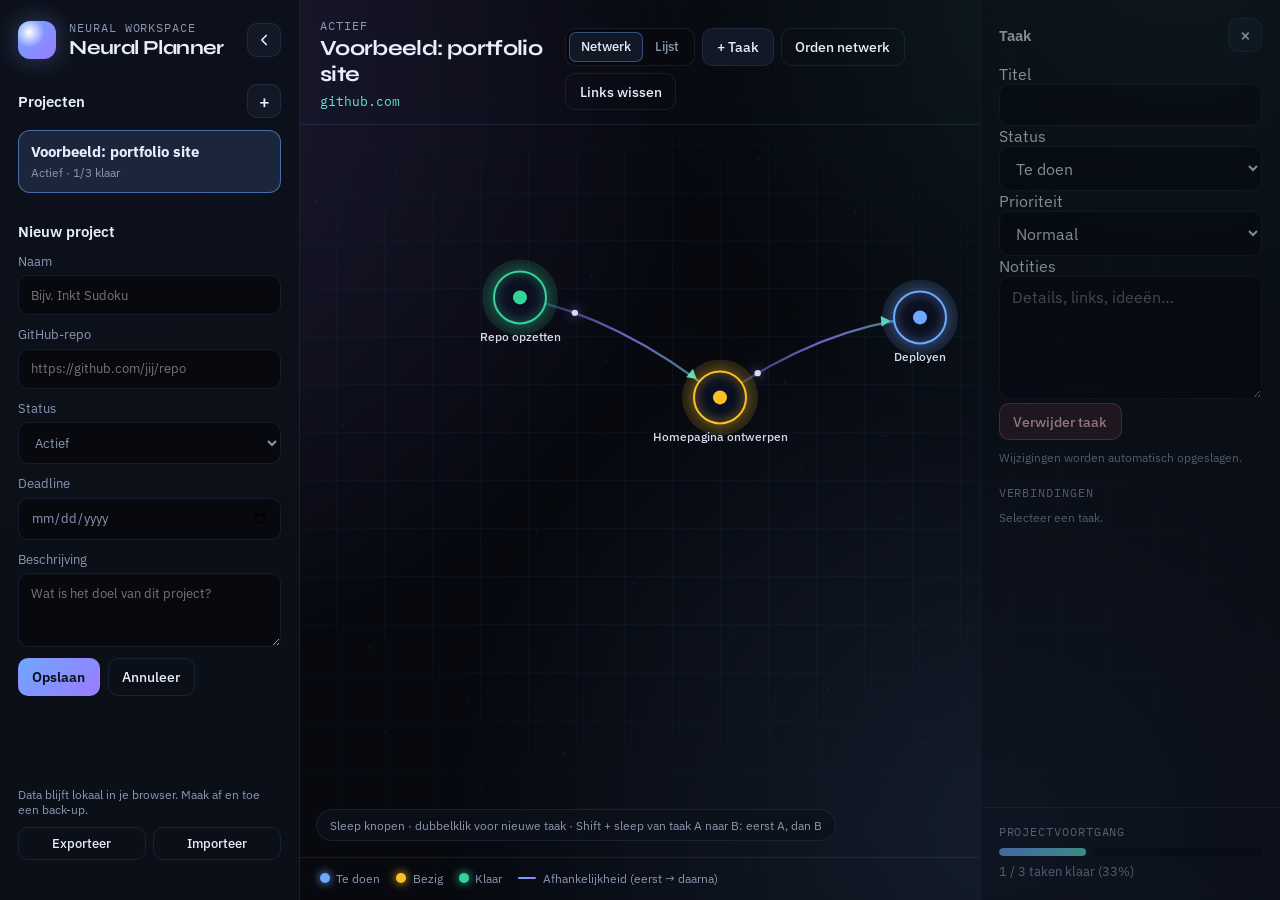
<file: neural-planner/index.html>
<!DOCTYPE html>
<html lang="nl">
  <head>
    <meta charset="utf-8" />
    <meta name="viewport" content="width=device-width, initial-scale=1, viewport-fit=cover" />
    <title>Neural Planner — projecten & taken netwerk</title>
    <meta name="description" content="To-do- en projecttracker met taken als netwerk." />
    <meta name="theme-color" content="#07090f" />
    <meta name="mobile-web-app-capable" content="yes" />
    <meta name="apple-mobile-web-app-capable" content="yes" />
    <meta name="apple-mobile-web-app-status-bar-style" content="black" />
    <meta name="apple-mobile-web-app-title" content="Neural Planner" />
    <link rel="manifest" href="manifest.webmanifest" />
    <link rel="icon" href="icon.svg" type="image/svg+xml" />
    <link rel="apple-touch-icon" href="icon-180.png" />
    <link rel="stylesheet" href="css/styles.css" />
  </head>
  <body>
    <div class="bg-grid" aria-hidden="true"></div>
    <div class="bg-glow" aria-hidden="true"></div>

    <div class="shell no-anim">
      <!-- Zijkant: projecten -->
      <aside class="sidebar" id="sidebar">
        <header class="brand">
          <div class="brand-mark" aria-hidden="true"></div>
          <div class="brand-text">
            <p class="eyebrow">Neural workspace</p>
            <h1>Neural Planner</h1>
          </div>
          <!-- In- en uitklappen van het projectenpaneel -->
          <button
            type="button"
            class="btn-icon sidebar-toggle"
            id="btnToggleSidebar"
            aria-controls="sidebar"
            aria-expanded="true"
            aria-label="Projecten inklappen"
            title="Projecten inklappen"
          >
            <svg viewBox="0 0 24 24" aria-hidden="true"><path d="M15 6l-6 6 6 6" /></svg>
          </button>
        </header>

        <section class="panel">
          <div class="panel-head">
            <h2>Projecten</h2>
            <button type="button" class="btn-icon" id="btnNewProject" title="Nieuw project">+</button>
          </div>
          <ul class="project-list" id="projectList"></ul>
        </section>

        <section class="panel form-panel" id="projectFormPanel">
          <div class="panel-head">
            <h2 id="formTitle">Nieuw project</h2>
          </div>
          <form id="projectForm" autocomplete="off">
            <label>
              Naam
              <input type="text" name="name" required placeholder="Bijv. Inkt Sudoku" />
            </label>
            <label>
              GitHub-repo
              <input type="url" name="repo" placeholder="https://github.com/jij/repo" />
            </label>
            <label>
              Status
              <select name="status">
                <option value="idea">Idee</option>
                <option value="active" selected>Actief</option>
                <option value="paused">Gepauzeerd</option>
                <option value="done">Afgerond</option>
              </select>
            </label>
            <label>
              Deadline
              <input type="date" name="deadline" />
            </label>
            <label>
              Beschrijving
              <textarea name="description" rows="3" placeholder="Wat is het doel van dit project?"></textarea>
            </label>
            <div class="form-actions">
              <button type="submit" class="btn primary">Opslaan</button>
              <button type="button" class="btn ghost" id="btnCancelForm">Annuleer</button>
              <button type="button" class="btn danger" id="btnDeleteProject" hidden>Verwijder project</button>
            </div>
          </form>
        </section>

        <footer class="sidebar-foot">
          <p>Data blijft lokaal in je browser. Maak af en toe een back-up.</p>
          <div class="backup-actions">
            <button type="button" class="btn ghost" id="btnExport">Exporteer</button>
            <button type="button" class="btn ghost" id="btnImport">Importeer</button>
            <input type="file" id="importFile" accept=".json,application/json" hidden />
          </div>
          <p class="backup-status" id="backupStatus" role="status" aria-live="polite"></p>
        </footer>
      </aside>

      <!-- Midden: neural graph -->
      <main class="stage">
        <header class="stage-bar">
          <div>
            <p class="eyebrow" id="activeProjectLabel">Geen project geselecteerd</p>
            <h2 id="activeProjectName">Kies of maak een project</h2>
            <p class="stage-meta" id="stageMeta" hidden></p>
          </div>
          <div class="stage-actions">
            <div class="view-toggle" role="group" aria-label="Weergave">
              <button type="button" class="is-active" data-view="graph" aria-pressed="true">Netwerk</button>
              <button type="button" data-view="list" aria-pressed="false">Lijst</button>
            </div>
            <button type="button" class="btn" id="btnAddTask" disabled>+ Taak</button>
            <button type="button" class="btn ghost graph-only" id="btnAutoLayout" disabled>Orden netwerk</button>
            <button type="button" class="btn ghost graph-only" id="btnClearLinks" disabled>Links wissen</button>
          </div>
        </header>

        <div class="list-view" id="listView" hidden>
          <div class="list-toolbar">
            <label>
              Prioriteit
              <select id="listPriority">
                <option value="all">Alle</option>
                <option value="high">Hoog</option>
                <option value="medium">Normaal</option>
                <option value="low">Laag</option>
              </select>
            </label>
          </div>
          <div class="list-groups" id="listGroups"></div>
        </div>

        <div class="canvas-wrap" id="canvasWrap">
          <canvas id="net" width="1200" height="800"></canvas>
          <div class="canvas-hint" id="canvasHint">
            Sleep knopen · dubbelklik voor nieuwe taak · Shift + sleep van taak A naar B: eerst A, dan B
          </div>
        </div>

        <div class="legend">
          <span><i class="dot todo"></i> Te doen</span>
          <span><i class="dot doing"></i> Bezig</span>
          <span><i class="dot done"></i> Klaar</span>
          <span class="graph-only"><i class="line"></i> Afhankelijkheid (eerst → daarna)</span>
        </div>
      </main>

      <!-- Rechts: taakdetail -->
      <aside class="inspector" id="inspector">
        <div class="panel-head">
          <h2>Taak</h2>
          <button type="button" class="btn-icon" id="btnCloseInspector" title="Sluiten">×</button>
        </div>
        <form id="taskForm" class="task-form">
          <label>
            Titel
            <input type="text" name="title" required />
          </label>
          <label>
            Status
            <select name="status">
              <option value="todo">Te doen</option>
              <option value="doing">Bezig</option>
              <option value="done">Klaar</option>
            </select>
          </label>
          <label>
            Prioriteit
            <select name="priority">
              <option value="low">Laag</option>
              <option value="medium" selected>Normaal</option>
              <option value="high">Hoog</option>
            </select>
          </label>
          <label>
            Notities
            <textarea name="notes" rows="5" placeholder="Details, links, ideeën…"></textarea>
          </label>
          <div class="form-actions">
            <button type="button" class="btn danger" id="btnDeleteTask">Verwijder taak</button>
          </div>
          <p class="form-note">Wijzigingen worden automatisch opgeslagen.</p>
        </form>
        <div class="links-block">
          <p class="eyebrow">Verbindingen</p>
          <ul class="link-list" id="linkList"></ul>
        </div>
        <div class="progress-block">
          <p class="eyebrow">Projectvoortgang</p>
          <div class="progress-track"><div class="progress-fill" id="progressFill"></div></div>
          <p class="progress-label" id="progressLabel">0 / 0 taken klaar</p>
        </div>
      </aside>
    </div>

    <script src="js/store.js"></script>
    <script src="js/graph.js"></script>
    <script src="js/app.js"></script>
  </body>
</html>
</file>
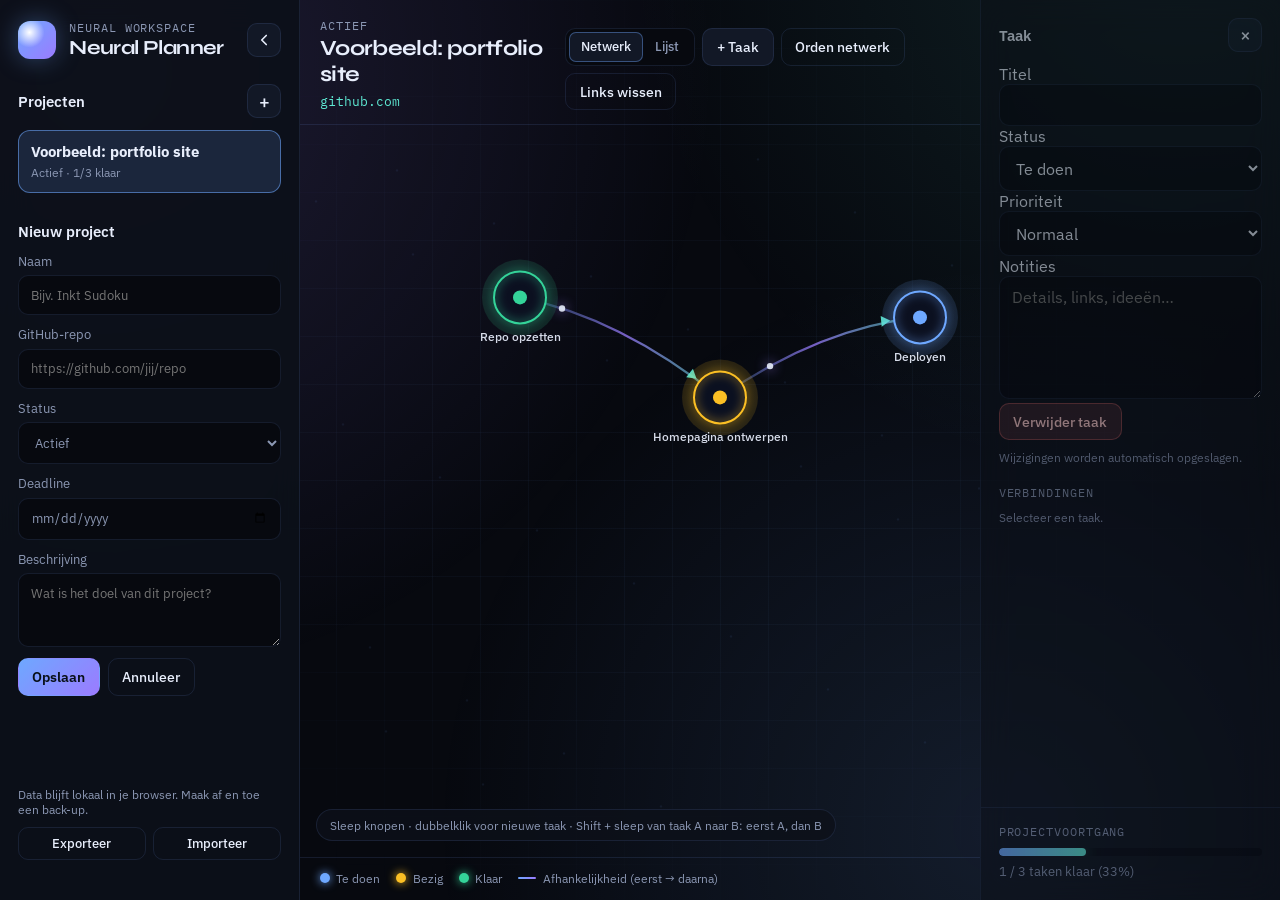
<file: synapse/index.html>
<!DOCTYPE html>
<html lang="nl">
  <head>
    <meta charset="utf-8" />
    <meta name="viewport" content="width=device-width, initial-scale=1" />
    <title>Synapse heet nu Neural Planner</title>
    <!-- Synapse is hernoemd naar Neural Planner en verhuisd. Dit oude adres stuurt door. -->
    <meta http-equiv="refresh" content="0; url=../neural-planner/" />
    <script>
      // Oude service worker van Synapse opruimen, daarna doorsturen.
      (async () => {
        try {
          const reg = await navigator.serviceWorker?.getRegistration("./");
          if (reg && new URL(reg.scope).pathname.endsWith("/synapse/")) await reg.unregister();
        } catch {}
        location.replace("../neural-planner/");
      })();
    </script>
    <style>
      body { background: #07090f; color: #e6ebf5; font-family: system-ui, sans-serif; padding: 2rem; }
      a { color: #6ea8ff; }
    </style>
  </head>
  <body>
    <p>Synapse heet nu <a href="../neural-planner/">Neural Planner</a>. Je wordt doorgestuurd…</p>
  </body>
</html>
</file>
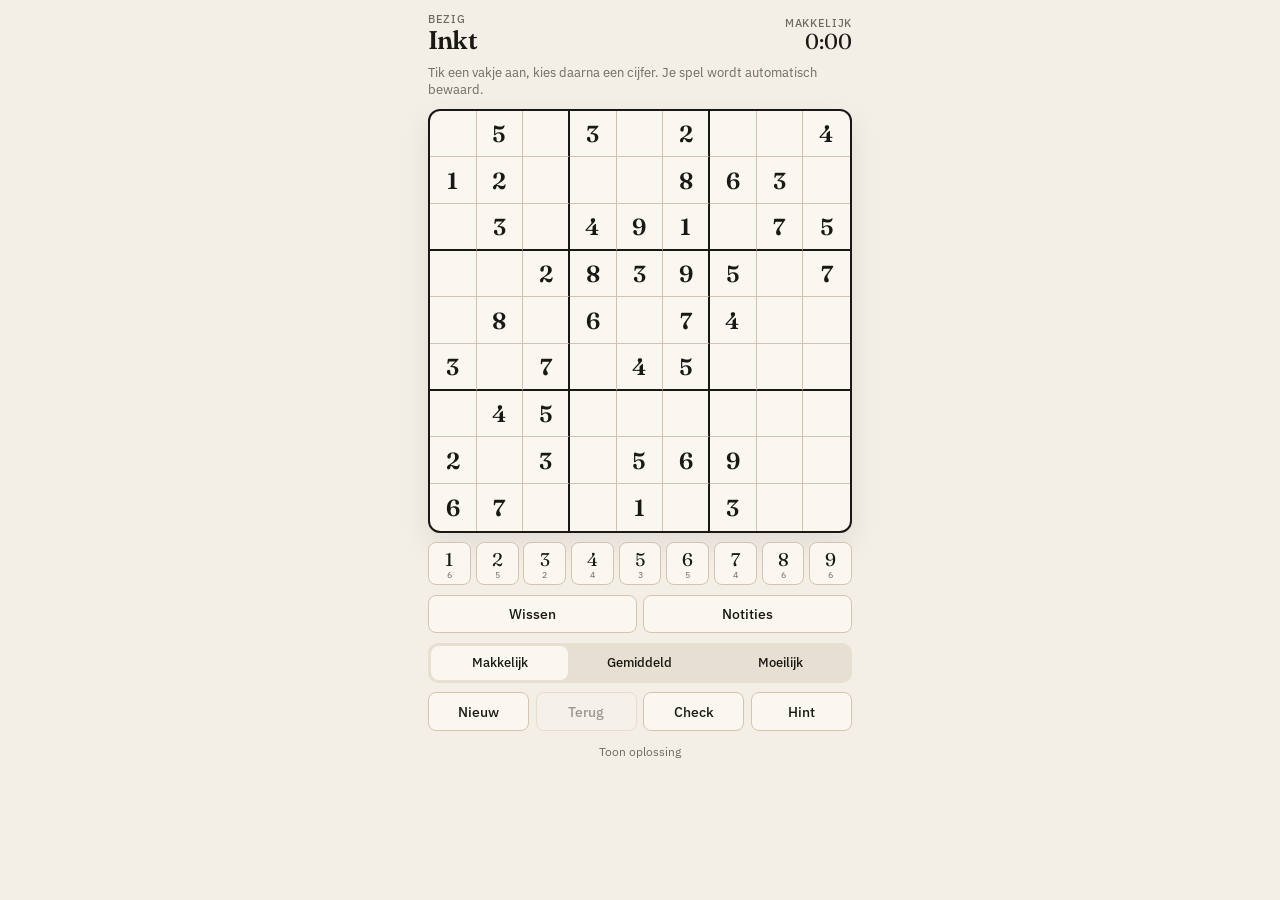
<file: web/index.html>
<!DOCTYPE html>
<html lang="nl">
  <head>
    <meta charset="utf-8" />
    <meta name="viewport" content="width=device-width, initial-scale=1, viewport-fit=cover" />
    <title>Inkt</title>
    <meta name="description" content="Inkt — rustige Sudoku voor op je telefoon." />
    <meta name="theme-color" content="#f3eee6" />
    <meta name="apple-mobile-web-app-capable" content="yes" />
    <meta name="mobile-web-app-capable" content="yes" />
    <meta name="apple-mobile-web-app-status-bar-style" content="default" />
    <meta name="apple-mobile-web-app-title" content="Inkt" />
    <link rel="manifest" href="manifest.webmanifest" />
    <link rel="icon" href="icon.svg" type="image/svg+xml" />
    <link rel="apple-touch-icon" href="icon-180.png" />
    <link rel="stylesheet" href="style.css" />
  </head>
  <body>
    <main class="app">
      <header class="hud">
        <div>
          <p class="kicker" id="statusLabel">Bezig</p>
          <h1>Inkt</h1>
        </div>
        <div class="hud-right">
          <p class="kicker" id="levelLabel">Makkelijk</p>
          <p class="timer" id="timer">0:00</p>
        </div>
      </header>

      <p class="hint" id="hintText">Tik een vakje aan, kies daarna een cijfer. Je spel wordt automatisch bewaard.</p>

      <div id="board" class="sudoku-board" role="grid" aria-label="Sudoku bord"></div>
      <div id="win" class="win-banner hidden"></div>

      <div class="pad" id="pad"></div>
      <div class="row-2">
        <button type="button" id="btnErase">Wissen</button>
        <button type="button" id="btnNotes">Notities</button>
      </div>

      <div class="levels" id="levels">
        <button type="button" data-level="easy" class="is-on">Makkelijk</button>
        <button type="button" data-level="medium">Gemiddeld</button>
        <button type="button" data-level="hard">Moeilijk</button>
      </div>

      <div class="actions">
        <button type="button" id="btnNew">Nieuw</button>
        <button type="button" id="btnUndo">Terug</button>
        <button type="button" id="btnCheck">Check</button>
        <button type="button" id="btnHint">Hint</button>
      </div>
      <button type="button" class="linkish" id="btnSolve">Toon oplossing</button>
      <p class="message" id="message"></p>
    </main>
    <script src="game.js"></script>
  </body>
</html>
</file>
<file: neural-planner/css/styles.css>
@import url("https://fonts.googleapis.com/css2?family=IBM+Plex+Sans:wght@400;500;600&family=IBM+Plex+Mono:wght@400;500&family=Syne:wght@600;700&display=swap");

:root {
  --bg: #07090f;
  --panel: #0d111a;
  --panel-2: #121826;
  --line: rgba(120, 160, 255, 0.12);
  --text: #e8eefc;
  --muted: #8b97b3;
  --accent: #6ea8ff;
  --accent-2: #9b7bff;
  --cyan: #5eead4;
  --todo: #6ea8ff;
  --doing: #fbbf24;
  --done: #34d399;
  --danger: #f87171;
  --radius: 16px;
  --font: "IBM Plex Sans", system-ui, sans-serif;
  --display: "Syne", system-ui, sans-serif;
  --mono: "IBM Plex Mono", ui-monospace, monospace;
}

* {
  box-sizing: border-box;
}

html,
body {
  margin: 0;
  min-height: 100%;
  background: var(--bg);
  color: var(--text);
  font-family: var(--font);
}

body {
  overflow: hidden;
}

button,
input,
select,
textarea {
  font: inherit;
  color: inherit;
}

button {
  cursor: pointer;
}

/* Het hidden-attribuut altijd laten winnen van display-regels hieronder. */
[hidden] {
  display: none !important;
}

.bg-grid {
  position: fixed;
  inset: 0;
  background-image:
    linear-gradient(rgba(110, 168, 255, 0.04) 1px, transparent 1px),
    linear-gradient(90deg, rgba(110, 168, 255, 0.04) 1px, transparent 1px);
  background-size: 48px 48px;
  mask-image: radial-gradient(ellipse at center, black 30%, transparent 75%);
  pointer-events: none;
}

.bg-glow {
  position: fixed;
  inset: -20%;
  background:
    radial-gradient(circle at 20% 20%, rgba(155, 123, 255, 0.16), transparent 35%),
    radial-gradient(circle at 80% 10%, rgba(94, 234, 212, 0.1), transparent 30%),
    radial-gradient(circle at 70% 80%, rgba(110, 168, 255, 0.12), transparent 35%);
  pointer-events: none;
}

.shell {
  position: relative;
  z-index: 1;
  display: grid;
  grid-template-columns: 300px 1fr 300px;
  height: 100vh;
  gap: 0;
  transition: grid-template-columns 0.25s ease;
}

/* Tijdens het laden geen animatie, zodat een ingeklapt paneel niet zichtbaar dichtschuift. */
.shell.no-anim,
.shell.no-anim * {
  transition: none !important;
}

.sidebar,
.inspector {
  background: color-mix(in srgb, var(--panel) 92%, transparent);
  border-right: 1px solid var(--line);
  backdrop-filter: blur(16px);
  display: flex;
  flex-direction: column;
  min-height: 0;
  overflow: auto;
}

.inspector {
  border-right: 0;
  border-left: 1px solid var(--line);
  transform: translateX(0);
  transition: transform 0.25s ease, opacity 0.25s ease;
}

.inspector > .panel-head {
  padding: 1.1rem 1.1rem 0;
}

.inspector.is-empty {
  opacity: 0.55;
}

.brand {
  display: flex;
  gap: 0.85rem;
  align-items: center;
  padding: 1.25rem 1.1rem 0.75rem;
}

.brand-mark {
  width: 38px;
  height: 38px;
  border-radius: 12px;
  background:
    radial-gradient(circle at 30% 30%, #fff, transparent 40%),
    linear-gradient(135deg, var(--accent), var(--accent-2));
  box-shadow: 0 0 24px rgba(110, 168, 255, 0.35);
}

.brand-text {
  min-width: 0;
}

/* Knop om het projectenpaneel in en uit te klappen. */
.sidebar-toggle {
  margin-left: auto;
  flex: none;
  color: var(--muted);
}

.sidebar-toggle:hover {
  color: var(--text);
}

.sidebar-toggle svg {
  width: 18px;
  height: 18px;
  fill: none;
  stroke: currentColor;
  stroke-width: 2.2;
  stroke-linecap: round;
  stroke-linejoin: round;
  transition: transform 0.25s ease;
}

/* Ingeklapt: alleen een smalle strook met logo en uitklapknop. */
.shell.sidebar-collapsed {
  grid-template-columns: 64px 1fr 300px;
}

.shell.sidebar-collapsed .sidebar {
  overflow: hidden;
}

.shell.sidebar-collapsed .brand {
  flex-direction: column;
  padding: 1.25rem 0 0.75rem;
}

.shell.sidebar-collapsed .brand-text,
.shell.sidebar-collapsed .sidebar > :not(.brand) {
  display: none;
}

.shell.sidebar-collapsed .sidebar-toggle {
  margin-left: 0;
}

.shell.sidebar-collapsed .sidebar-toggle svg {
  transform: rotate(180deg);
}

.brand h1 {
  margin: 0;
  font-family: var(--display);
  font-size: 1.25rem;
  white-space: nowrap;
  letter-spacing: -0.03em;
}

.eyebrow {
  margin: 0;
  font-size: 0.72rem;
  letter-spacing: 0.08em;
  text-transform: uppercase;
  color: var(--muted);
  font-family: var(--mono);
}

.panel {
  padding: 0.75rem 1.1rem 1rem;
}

.panel-head {
  display: flex;
  align-items: center;
  justify-content: space-between;
  margin-bottom: 0.75rem;
}

.panel-head h2 {
  margin: 0;
  font-size: 0.95rem;
  font-weight: 600;
}

.project-list {
  list-style: none;
  margin: 0;
  padding: 0;
  display: flex;
  flex-direction: column;
  gap: 0.45rem;
}

.project-item {
  width: 100%;
  text-align: left;
  border: 1px solid var(--line);
  background: var(--panel-2);
  border-radius: 12px;
  padding: 0.7rem 0.8rem;
  transition: border-color 0.2s ease, background 0.2s ease;
}

.project-item:hover,
.project-item.is-active {
  border-color: color-mix(in srgb, var(--accent) 55%, transparent);
  background: color-mix(in srgb, var(--accent) 10%, var(--panel-2));
}

.project-item strong {
  display: block;
  font-size: 0.92rem;
}

.project-item span {
  display: block;
  margin-top: 0.2rem;
  color: var(--muted);
  font-size: 0.78rem;
}

.form-panel label {
  display: flex;
  flex-direction: column;
  gap: 0.35rem;
  margin-bottom: 0.7rem;
  font-size: 0.8rem;
  color: var(--muted);
}

input,
select,
textarea {
  width: 100%;
  border: 1px solid var(--line);
  background: var(--bg);
  border-radius: 10px;
  padding: 0.65rem 0.75rem;
  outline: none;
}

input:focus,
select:focus,
textarea:focus {
  border-color: color-mix(in srgb, var(--accent) 60%, transparent);
  box-shadow: 0 0 0 3px rgba(110, 168, 255, 0.12);
}

textarea {
  resize: vertical;
  min-height: 72px;
}

.form-actions {
  display: flex;
  gap: 0.5rem;
  flex-wrap: wrap;
}

.btn,
.btn-icon {
  border: 1px solid var(--line);
  background: var(--panel-2);
  color: var(--text);
  border-radius: 10px;
  padding: 0.55rem 0.85rem;
  font-size: 0.85rem;
  font-weight: 500;
  transition: background 0.15s ease, border-color 0.15s ease, transform 0.1s ease;
}

.btn:hover:not(:disabled),
.btn-icon:hover {
  border-color: color-mix(in srgb, var(--accent) 40%, transparent);
}

.btn:active:not(:disabled) {
  transform: scale(0.98);
}

.btn:disabled {
  opacity: 0.4;
  cursor: default;
}

.btn.primary {
  background: linear-gradient(135deg, var(--accent), var(--accent-2));
  border-color: transparent;
  color: #081018;
  font-weight: 600;
}

.btn.ghost {
  background: transparent;
}

.btn.danger {
  background: color-mix(in srgb, var(--danger) 16%, transparent);
  border-color: color-mix(in srgb, var(--danger) 40%, transparent);
  color: #fecaca;
}

.btn-icon {
  width: 34px;
  height: 34px;
  padding: 0;
  display: grid;
  place-items: center;
  font-size: 1.15rem;
  line-height: 1;
}

.sidebar-foot {
  margin-top: auto;
  padding: 1rem 1.1rem 1.25rem;
  color: var(--muted);
  font-size: 0.75rem;
}

.sidebar-foot p {
  margin: 0;
}

.backup-actions {
  display: flex;
  gap: 0.45rem;
  margin-top: 0.6rem;
}

.backup-actions .btn {
  flex: 1;
  padding: 0.45rem 0.6rem;
  font-size: 0.8rem;
}

.backup-status {
  margin-top: 0.5rem !important;
  min-height: 1em;
  color: var(--done);
}

.backup-status.is-error {
  color: var(--danger);
}

.stage {
  display: flex;
  flex-direction: column;
  min-width: 0;
  min-height: 0;
}

.stage-bar {
  display: flex;
  justify-content: space-between;
  align-items: flex-end;
  gap: 1rem;
  padding: 1.1rem 1.25rem 0.85rem;
  border-bottom: 1px solid var(--line);
}

.stage-bar h2 {
  margin: 0.15rem 0 0;
  font-family: var(--display);
  font-size: 1.35rem;
  letter-spacing: -0.03em;
}

.stage-meta {
  display: flex;
  flex-wrap: wrap;
  gap: 0.4rem 0.9rem;
  margin: 0.4rem 0 0;
  font-size: 0.8rem;
  color: var(--muted);
}

.stage-meta[hidden] {
  display: none;
}

.stage-meta a {
  color: var(--cyan);
  font-family: var(--mono);
  text-decoration: none;
}

.stage-meta a:hover {
  text-decoration: underline;
}

.deadline-tag {
  font-style: normal;
}

.deadline-tag.is-soon {
  color: var(--doing);
}

.deadline-tag.is-overdue {
  color: var(--danger);
  font-weight: 600;
}

.stage-actions {
  display: flex;
  gap: 0.45rem;
  flex-wrap: wrap;
}

/* ---------- Weergave-schakelaar ---------- */

.view-toggle {
  display: inline-flex;
  border: 1px solid var(--line);
  border-radius: 10px;
  padding: 3px;
  background: var(--bg);
}

.view-toggle button {
  border: 0;
  background: transparent;
  color: var(--muted);
  border-radius: 7px;
  padding: 0.4rem 0.75rem;
  font-size: 0.82rem;
  font-weight: 500;
}

.view-toggle button.is-active {
  background: var(--panel-2);
  color: var(--text);
  box-shadow: inset 0 0 0 1px color-mix(in srgb, var(--accent) 40%, transparent);
}

.stage.is-list .graph-only {
  display: none;
}

/* ---------- Lijstweergave ---------- */

.list-view {
  flex: 1;
  min-height: 0;
  overflow: auto;
  padding: 1rem 1.25rem 1.5rem;
}

.list-toolbar {
  display: flex;
  gap: 1rem;
  margin-bottom: 1rem;
}

.list-toolbar label {
  display: flex;
  align-items: center;
  gap: 0.5rem;
  font-size: 0.8rem;
  color: var(--muted);
}

.list-toolbar select {
  width: auto;
  padding: 0.4rem 0.6rem;
}

.list-groups {
  display: flex;
  flex-direction: column;
  gap: 1.25rem;
}

.list-group h3 {
  display: flex;
  align-items: center;
  gap: 0.5rem;
  margin: 0 0 0.5rem;
  font-size: 0.85rem;
  font-weight: 600;
}

.list-group h3 span {
  color: var(--muted);
  font-family: var(--mono);
  font-weight: 400;
}

.list-group ul {
  list-style: none;
  margin: 0;
  padding: 0;
  display: flex;
  flex-direction: column;
  gap: 0.35rem;
}

.list-row {
  display: flex;
  align-items: center;
  gap: 0.6rem;
  border: 1px solid var(--line);
  background: var(--panel-2);
  border-radius: 12px;
  padding: 0.45rem 0.55rem 0.45rem 0.7rem;
}

.list-row.is-selected {
  border-color: color-mix(in srgb, var(--accent) 55%, transparent);
  background: color-mix(in srgb, var(--accent) 10%, var(--panel-2));
}

.list-title {
  flex: 1;
  min-width: 0;
  border: 0;
  background: none;
  padding: 0.3rem 0;
  text-align: left;
  font-size: 0.9rem;
  overflow: hidden;
  text-overflow: ellipsis;
  white-space: nowrap;
}

.list-title:hover {
  color: var(--cyan);
}

.prio-tag,
.wait-tag {
  flex: none;
  font-family: var(--mono);
  font-size: 0.68rem;
  border-radius: 999px;
  padding: 0.15rem 0.5rem;
  border: 1px solid var(--line);
  color: var(--muted);
}

.prio-tag.is-high {
  color: #fecaca;
  border-color: color-mix(in srgb, var(--danger) 45%, transparent);
}

.prio-tag.is-low {
  opacity: 0.7;
}

.wait-tag {
  color: var(--doing);
  border-color: color-mix(in srgb, var(--doing) 40%, transparent);
}

.list-status {
  flex: none;
  width: auto;
  padding: 0.35rem 0.5rem;
  font-size: 0.8rem;
}

.list-empty {
  color: var(--muted);
  font-size: 0.8rem;
  margin: 0;
  padding: 0.2rem 0;
}

.canvas-wrap {
  position: relative;
  flex: 1;
  min-height: 0;
}

#net {
  width: 100%;
  height: 100%;
  display: block;
  cursor: grab;
  /* Vingers op het canvas zijn voor slepen/zoomen, niet om de pagina te scrollen. */
  touch-action: none;
  -webkit-user-select: none;
  user-select: none;
  -webkit-touch-callout: none;
}

#net.is-dragging {
  cursor: grabbing;
}

.canvas-hint {
  position: absolute;
  left: 1rem;
  bottom: 1rem;
  color: var(--muted);
  font-size: 0.78rem;
  background: color-mix(in srgb, var(--panel) 80%, transparent);
  border: 1px solid var(--line);
  border-radius: 999px;
  padding: 0.45rem 0.8rem;
  pointer-events: none;
}

.legend {
  display: flex;
  gap: 1rem;
  flex-wrap: wrap;
  padding: 0.7rem 1.25rem 0.9rem;
  border-top: 1px solid var(--line);
  color: var(--muted);
  font-size: 0.78rem;
}

.legend span {
  display: inline-flex;
  align-items: center;
  gap: 0.4rem;
}

.dot {
  width: 10px;
  height: 10px;
  border-radius: 50%;
  display: inline-block;
  box-shadow: 0 0 10px currentColor;
}

.dot.todo {
  background: var(--todo);
  color: var(--todo);
}
.dot.doing {
  background: var(--doing);
  color: var(--doing);
}
.dot.done {
  background: var(--done);
  color: var(--done);
}

.line {
  width: 18px;
  height: 2px;
  background: linear-gradient(90deg, var(--accent), var(--accent-2));
  display: inline-block;
  border-radius: 2px;
}

.task-form {
  padding: 0 1.1rem 1rem;
}

.form-note {
  margin: 0.6rem 0 0;
  color: var(--muted);
  font-size: 0.72rem;
}

.links-block {
  padding: 0.25rem 1.1rem 1rem;
}

.link-list {
  list-style: none;
  margin: 0.55rem 0 0;
  padding: 0;
  display: flex;
  flex-direction: column;
  gap: 0.35rem;
}

.link-list li {
  display: grid;
  grid-template-columns: auto 1fr auto;
  align-items: center;
  gap: 0.5rem;
  font-size: 0.8rem;
}

.link-list .link-empty {
  display: block;
  color: var(--muted);
  font-size: 0.78rem;
}

.link-dir {
  color: var(--muted);
  font-size: 0.72rem;
}

.link-target {
  min-width: 0;
  border: 0;
  background: none;
  padding: 0;
  text-align: left;
  color: var(--text);
  overflow: hidden;
  text-overflow: ellipsis;
  white-space: nowrap;
}

.link-target:hover {
  color: var(--cyan);
}

.btn-icon.small {
  width: 26px;
  height: 26px;
  font-size: 0.95rem;
}

.progress-block {
  margin-top: auto;
  padding: 1rem 1.1rem 1.25rem;
  border-top: 1px solid var(--line);
}

.progress-track {
  height: 8px;
  border-radius: 999px;
  background: var(--bg);
  overflow: hidden;
  margin: 0.55rem 0 0.45rem;
}

.progress-fill {
  height: 100%;
  width: 0%;
  border-radius: inherit;
  background: linear-gradient(90deg, var(--accent), var(--cyan));
  box-shadow: 0 0 16px rgba(94, 234, 212, 0.35);
  transition: width 0.35s ease;
}

.progress-label {
  margin: 0;
  color: var(--muted);
  font-size: 0.8rem;
}

@media (max-width: 1100px) {
  body {
    overflow: auto;
  }

  .shell {
    grid-template-columns: 1fr;
    height: auto;
    min-height: 100vh;
  }

  .sidebar {
    border: 0;
    border-bottom: 1px solid var(--line);
    overflow: visible;
  }

  /* Telefoon/smal: het paneel klapt omhoog in; de kop met de naam blijft staan. */
  .shell.sidebar-collapsed {
    grid-template-columns: 1fr;
  }

  .shell.sidebar-collapsed .brand {
    flex-direction: row;
    padding: 1.25rem 1.1rem 0.75rem;
  }

  .shell.sidebar-collapsed .brand-text {
    display: block;
  }

  .sidebar-toggle svg {
    transform: rotate(90deg); /* pijl omhoog = inklappen */
  }

  .shell.sidebar-collapsed .sidebar-toggle svg {
    transform: rotate(-90deg); /* pijl omlaag = uitklappen */
  }

  .shell.sidebar-collapsed .sidebar-toggle {
    margin-left: auto;
  }

  /* Projectformulier alleen tonen als je op + tikt of een project bewerkt. */
  .form-panel:not(.is-open) {
    display: none;
  }

  .sidebar-foot {
    margin-top: 0;
  }

  .stage-bar {
    flex-wrap: wrap;
    align-items: flex-start;
  }

  .canvas-wrap {
    height: 62vh;
    min-height: 380px;
  }

  .list-view {
    overflow: visible;
  }

  /* Taak-inspector als bottom-sheet die omhoog schuift bij een geselecteerde taak. */
  .inspector {
    position: fixed;
    left: 0;
    right: 0;
    bottom: 0;
    z-index: 20;
    /* Niet hoger dan de helft: je wilt het netwerk erboven nog zien. */
    max-height: 50vh;
    border: 1px solid var(--line);
    border-bottom: 0;
    border-radius: 20px 20px 0 0;
    background: color-mix(in srgb, var(--panel) 97%, transparent);
    box-shadow: 0 -18px 40px rgba(0, 0, 0, 0.45);
    padding-bottom: env(safe-area-inset-bottom);
    transform: translateY(0);
  }

  .inspector::before {
    content: "";
    display: block;
    width: 42px;
    height: 4px;
    margin: 0.55rem auto 0;
    border-radius: 999px;
    background: var(--line);
    flex: none;
  }

  .inspector.is-empty {
    opacity: 1;
    transform: translateY(110%);
    pointer-events: none;
  }

  .inspector > .panel-head {
    padding-top: 0.5rem;
  }

  .inspector textarea {
    min-height: 60px;
    height: 72px;
  }

  .progress-block {
    display: none; /* voortgang staat al in de projectlijst */
  }
}

/* Touchschermen: grotere klikvlakken. */
@media (pointer: coarse) {
  .btn {
    padding: 0.7rem 1rem;
  }

  .btn-icon {
    width: 42px;
    height: 42px;
  }

  .btn-icon.small {
    width: 36px;
    height: 36px;
  }

  .view-toggle button {
    padding: 0.55rem 0.9rem;
  }

  input,
  select,
  textarea {
    font-size: 16px; /* voorkomt automatisch inzoomen op iPhone */
  }
}
</file>
<file: web/style.css>
@import url("https://fonts.googleapis.com/css2?family=Fraunces:opsz,wght@9..144,500;9..144,600&family=IBM+Plex+Sans:wght@400;500;600&display=swap");

:root {
  --paper: #f3eee6;
  --elevated: #faf7f1;
  --surface: #e7dfd2;
  --ink: #1a1814;
  --muted: #6f6a62;
  --accent: #3d5c4e;
  --danger: #9b4a3c;
  --same: #dce6df;
  --unit: #efe6d6;
  --selected: #cfdccf;
  --border: #d4c4ae;
  --line: #cfc4b2;
  --radius: 12px;
  --font: "IBM Plex Sans", "Segoe UI", system-ui, sans-serif;
  --display: "Fraunces", "Times New Roman", serif;
}

* {
  box-sizing: border-box;
}

html,
body {
  margin: 0;
  min-height: 100%;
  background: var(--paper);
  color: var(--ink);
  font-family: var(--font);
}

button {
  font-family: inherit;
  color: inherit;
  cursor: pointer;
  /* Telefoon: geen grijze flits en geen inzoomen bij snel dubbeltikken */
  -webkit-tap-highlight-color: transparent;
  touch-action: manipulation;
}

body {
  /* Geen tekst selecteren als je lang op een vakje drukt */
  -webkit-user-select: none;
  user-select: none;
  -webkit-text-size-adjust: 100%;
  overscroll-behavior-y: none;
}

button:disabled {
  cursor: default;
  opacity: 0.4;
}

.app {
  margin: 0 auto;
  width: 100%;
  max-width: 28rem;
  /* env(...) = ruimte voor de notch / thuisbalk als de app op het beginscherm staat */
  padding: max(0.75rem, env(safe-area-inset-top)) max(0.75rem, env(safe-area-inset-right))
    max(1.25rem, env(safe-area-inset-bottom)) max(0.75rem, env(safe-area-inset-left));
  display: flex;
  flex-direction: column;
  gap: 0.6rem;
  align-items: stretch;
}

.hud {
  display: flex;
  justify-content: space-between;
  align-items: flex-end;
}

h1 {
  margin: 0;
  font-family: var(--display);
  font-size: 1.6rem;
  font-weight: 600;
  letter-spacing: -0.03em;
  line-height: 1.1;
}

.kicker {
  margin: 0;
  font-size: 0.7rem;
  font-weight: 500;
  letter-spacing: 0.06em;
  text-transform: uppercase;
  color: var(--muted);
}

.timer {
  margin: 0;
  font-family: var(--display);
  font-size: 1.35rem;
  font-variant-numeric: tabular-nums;
  line-height: 1.1;
}

.hint,
.message {
  margin: 0;
  color: var(--muted);
  font-size: 0.82rem;
  line-height: 1.35;
}

.hud-right {
  text-align: right;
}

/* Plat 9x9-raster: betrouwbaarder dan geneste 3x3-boxen */
.sudoku-board {
  display: grid;
  grid-template-columns: repeat(9, 1fr);
  grid-template-rows: repeat(9, 1fr);
  width: 100%;
  max-width: min(100%, 72vh, 28rem);
  margin: 0 auto;
  aspect-ratio: 1 / 1;
  border: 2.5px solid var(--ink);
  border-radius: var(--radius);
  overflow: hidden;
  background: var(--ink);
  box-shadow: 0 12px 28px color-mix(in srgb, var(--ink) 8%, transparent);
}

.sudoku-cell {
  display: flex;
  align-items: center;
  justify-content: center;
  min-width: 0;
  min-height: 0;
  width: 100%;
  height: 100%;
  background: var(--elevated);
  color: var(--accent);
  border: 0;
  border-right: 1px solid var(--line);
  border-bottom: 1px solid var(--line);
  padding: 0;
  margin: 0;
}

/* Dikkere verticale lijnen na kolom 3 en 6 */
.sudoku-cell:nth-child(3n) {
  border-right: 2.5px solid var(--ink);
}

/* Geen rechter rand op de laatste kolom (buitenrand is genoeg) */
.sudoku-cell:nth-child(9n) {
  border-right: 0;
}

/* Dikkere horizontale lijnen na rij 3 en 6 */
.sudoku-cell:nth-child(n + 19):nth-child(-n + 27),
.sudoku-cell:nth-child(n + 46):nth-child(-n + 54) {
  border-bottom: 2.5px solid var(--ink);
}

/* Geen onderkant op de laatste rij */
.sudoku-cell:nth-child(n + 73) {
  border-bottom: 0;
}

.sudoku-cell.is-unit {
  background: var(--unit);
}

.sudoku-cell.is-same {
  background: var(--same);
}

.sudoku-cell.is-selected {
  background: var(--selected);
  outline: 2.5px solid var(--accent);
  outline-offset: -2.5px;
  z-index: 1;
}

.sudoku-cell.is-given {
  color: var(--ink);
}

.sudoku-cell.is-conflict .sudoku-digit {
  color: var(--danger);
}

.sudoku-digit {
  font-family: var(--display);
  font-size: clamp(0.95rem, 4.2vw, 1.45rem);
  font-weight: 500;
  font-variant-numeric: tabular-nums;
  line-height: 1;
}

.sudoku-cell.is-given .sudoku-digit {
  font-weight: 600;
}

.sudoku-notes {
  display: grid;
  grid-template-columns: repeat(3, 1fr);
  width: 90%;
  height: 90%;
  font-size: clamp(0.4rem, 1.6vw, 0.58rem);
  color: var(--muted);
}

.sudoku-notes span {
  display: flex;
  align-items: center;
  justify-content: center;
}

.pad {
  display: grid;
  grid-template-columns: repeat(9, 1fr);
  gap: 0.3rem;
}

.pad button {
  aspect-ratio: 1;
  color: var(--ink);
  min-height: 0;
  border: 1px solid var(--border);
  border-radius: 8px;
  background: var(--elevated);
  font-family: var(--display);
  font-size: clamp(0.95rem, 3.5vw, 1.15rem);
  padding: 0.15rem 0;
}

.pad button small {
  display: block;
  font-family: var(--font);
  font-size: 0.55rem;
  color: var(--muted);
  line-height: 1;
}

.row-2,
.actions {
  display: grid;
  grid-template-columns: 1fr 1fr;
  gap: 0.4rem;
}

@media (min-width: 420px) {
  .actions {
    grid-template-columns: repeat(4, 1fr);
  }
}

.row-2 button,
.actions button,
.levels button {
  height: 2.4rem;
  border: 1px solid var(--border);
  border-radius: 8px;
  background: var(--elevated);
  color: var(--ink);
  font-size: 0.85rem;
  font-weight: 500;
}

.row-2 button.is-on,
.levels button.is-on {
  background: var(--ink);
  color: var(--paper);
  border-color: var(--ink);
}

.levels {
  display: flex;
  gap: 0.2rem;
  padding: 0.2rem;
  background: var(--surface);
  border-radius: 10px;
}

.levels button {
  flex: 1;
  height: 2.1rem;
  border: 0;
  background: transparent;
  font-size: 0.8rem;
}

.levels button.is-on {
  background: var(--elevated);
  color: var(--ink);
}

.linkish {
  border: 0;
  background: transparent;
  color: var(--muted);
  font-size: 0.78rem;
  padding: 0.15rem 0;
}

.win-banner {
  border: 1px solid var(--border);
  background: var(--elevated);
  border-radius: 14px;
  padding: 0.85rem 1rem;
}

.win-banner h2 {
  margin: 0.1rem 0;
  font-family: var(--display);
  font-weight: 600;
  font-size: 1.25rem;
}

.hidden {
  display: none;
}

/* Op smalle/hoge telefoons: iets strakker */
@media (max-height: 700px) {
  .app {
    gap: 0.45rem;
    padding-top: 0.5rem;
  }

  h1 {
    font-size: 1.35rem;
  }

  .timer {
    font-size: 1.15rem;
  }

  .hint {
    font-size: 0.75rem;
  }

  .sudoku-board {
    max-width: min(100%, 52vh);
  }

  .row-2 button,
  .actions button {
    height: 2.15rem;
    font-size: 0.8rem;
  }

  .pad button {
    font-size: 0.95rem;
  }
}
</file>
